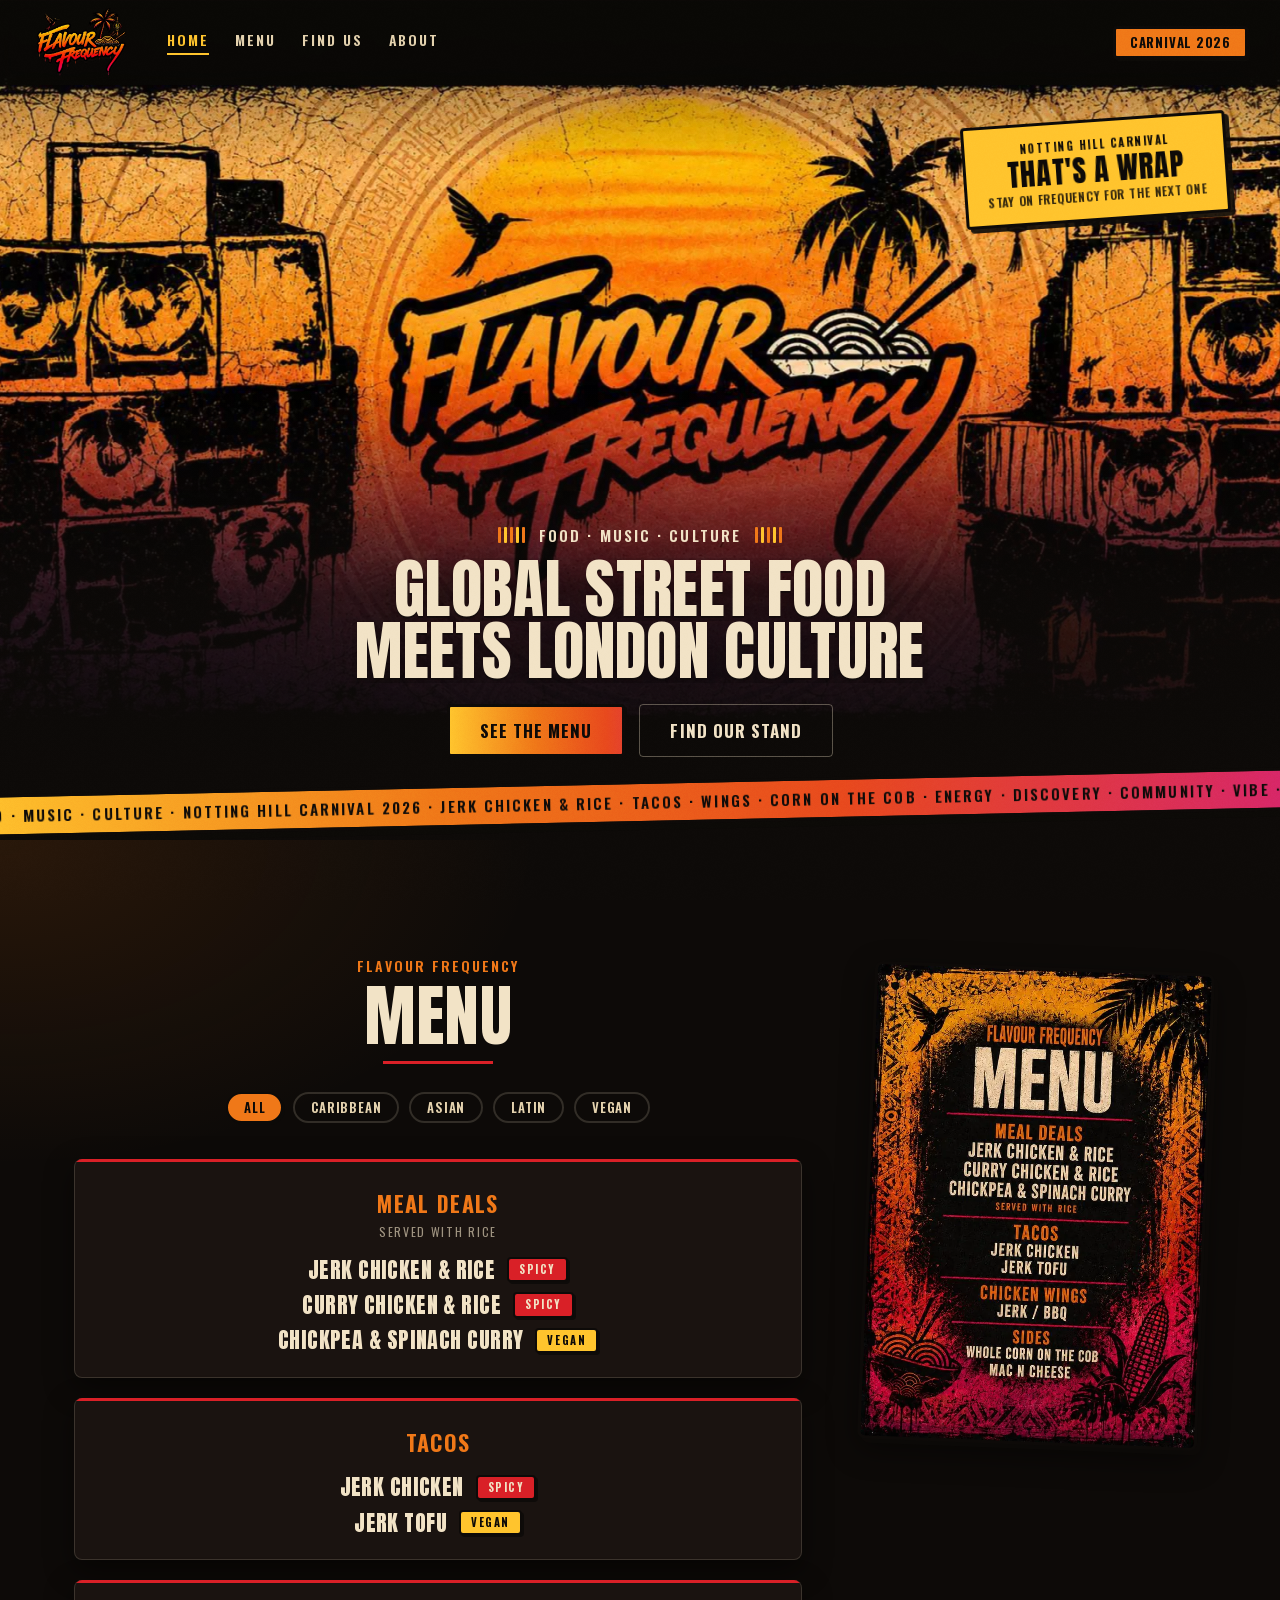
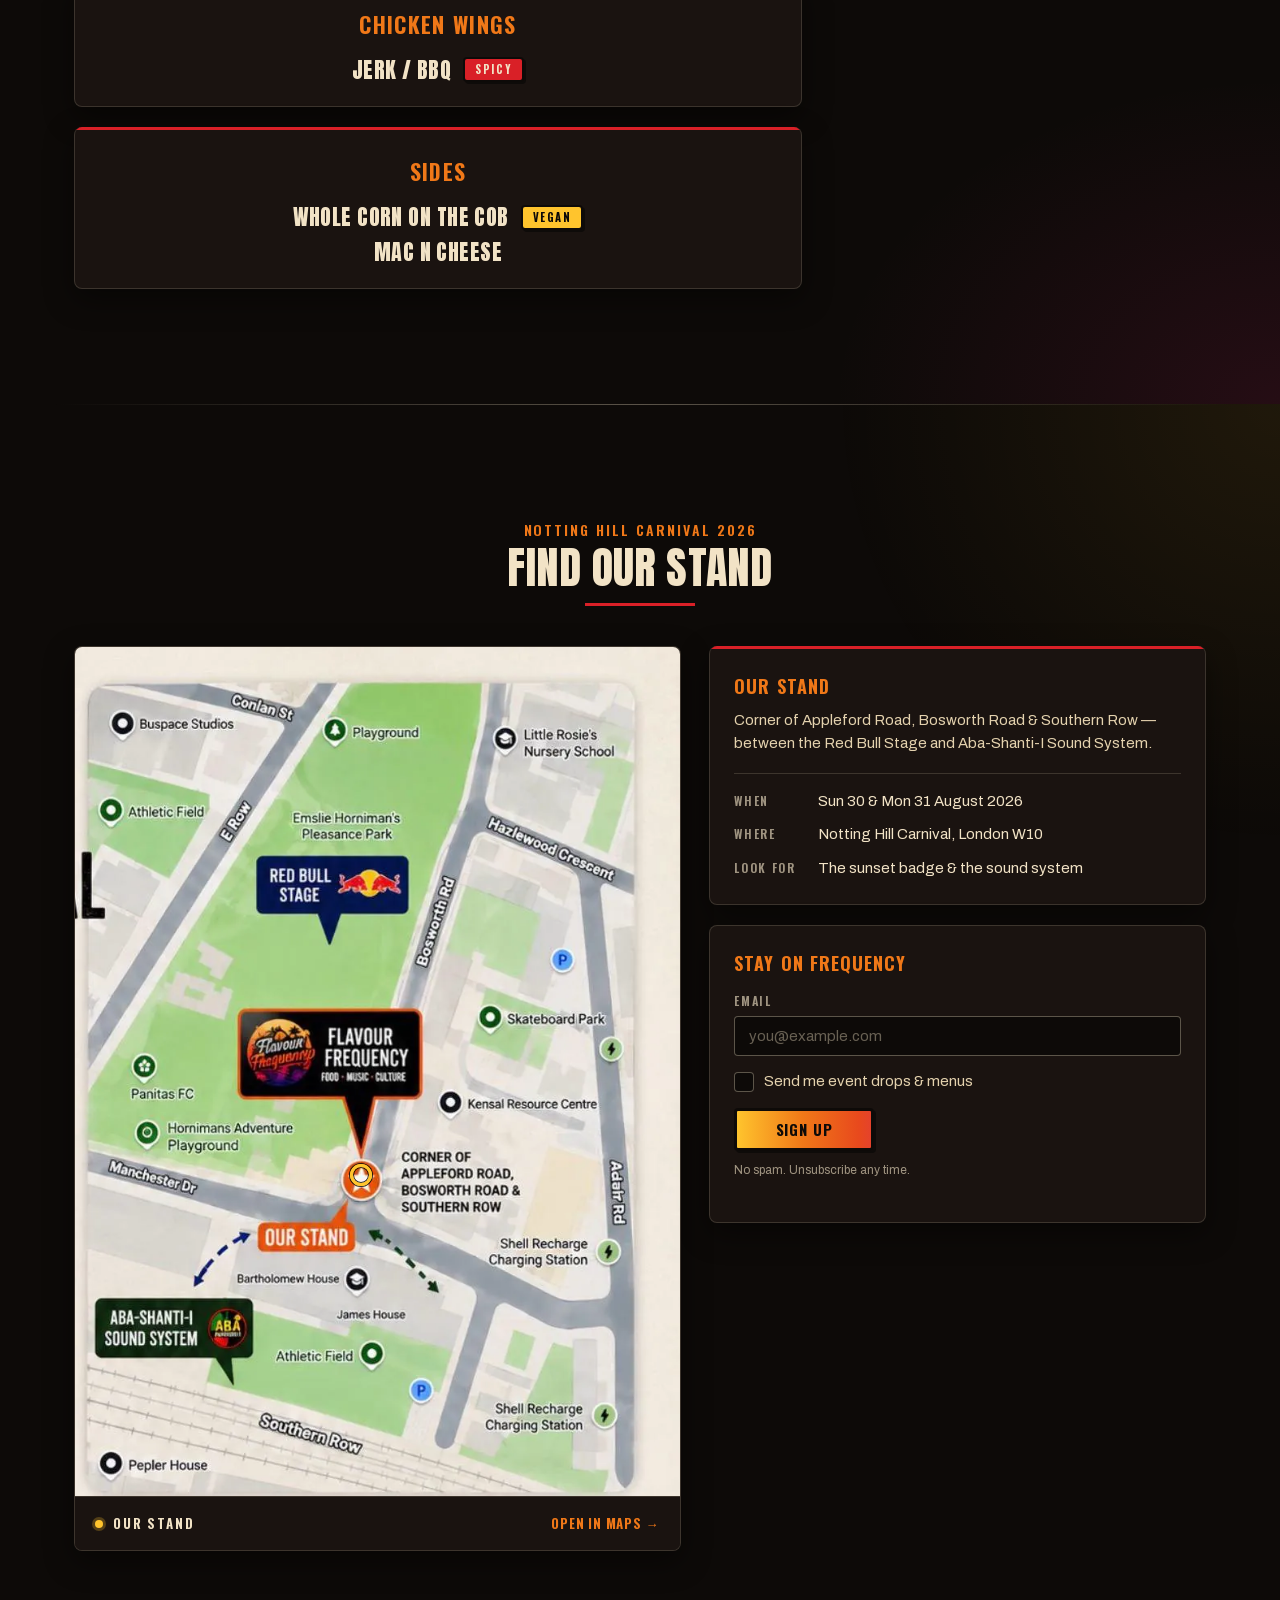
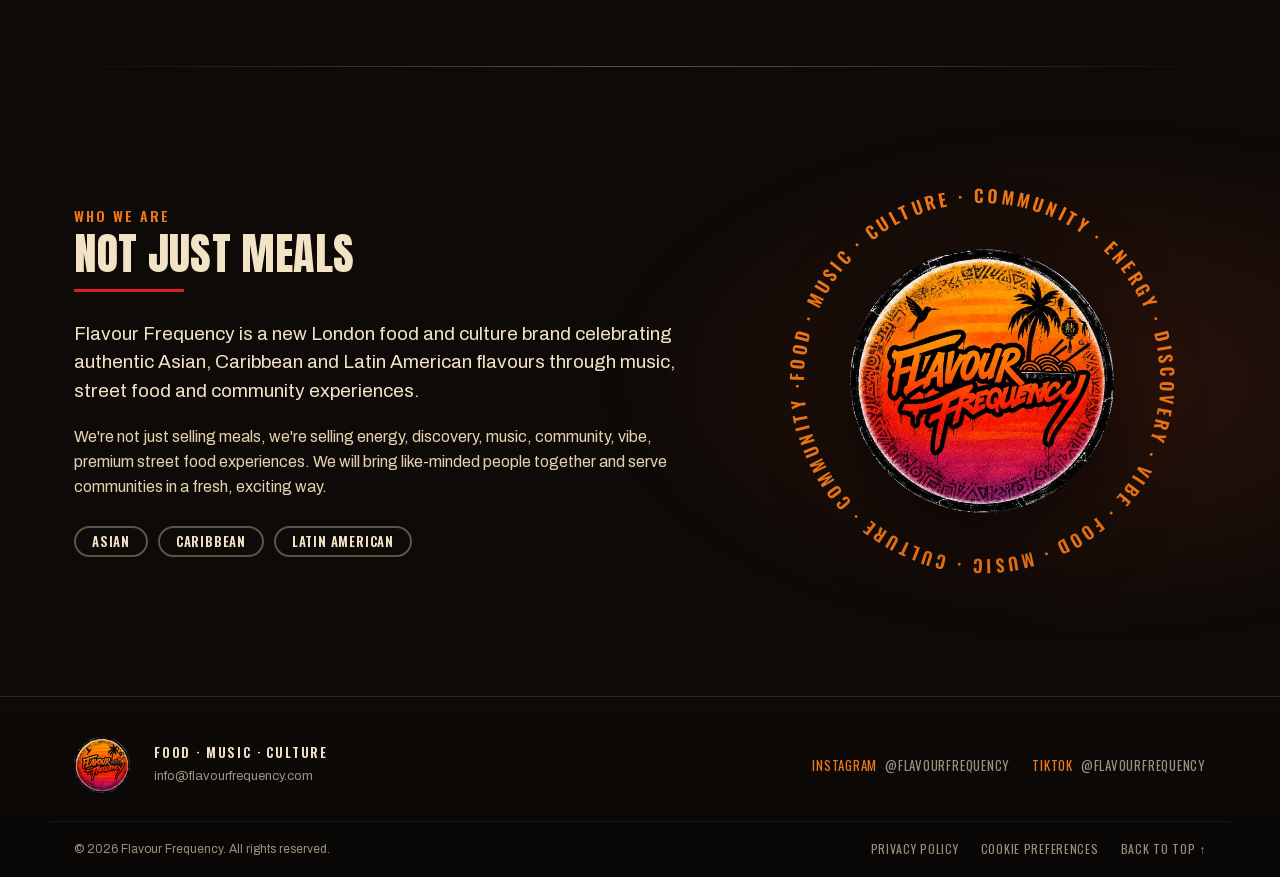
<file: index.html>
<!DOCTYPE html>
<html lang="en-GB">
<head>
  <meta charset="utf-8">
  <meta name="viewport" content="width=device-width, initial-scale=1, viewport-fit=cover">

  <!-- Google Tag Manager -->
  <script>(function(w,d,s,l,i){w[l]=w[l]||[];w[l].push({'gtm.start':
  new Date().getTime(),event:'gtm.js'});var f=d.getElementsByTagName(s)[0],
  j=d.createElement(s),dl=l!='dataLayer'?'&l='+l:'';j.async=true;j.src=
  'https://www.googletagmanager.com/gtm.js?id='+i+dl;f.parentNode.insertBefore(j,f);
  })(window,document,'script','dataLayer','GTM-NWVR6VDZ');</script>
  <!-- End Google Tag Manager -->
  <title>Flavour Frequency — Global street food meets London culture</title>
  <meta name="description" content="Flavour Frequency is a London food and culture brand celebrating authentic Asian, Caribbean and Latin American flavours through music, street food and community experiences. Launching at Notting Hill Carnival 2026.">
  <meta name="theme-color" content="#0D0A08">
  <meta name="color-scheme" content="dark">
  <link rel="canonical" href="https://flavourfrequency.com/">

  <!-- Social cards -->
  <meta property="og:type" content="website">
  <meta property="og:site_name" content="Flavour Frequency">
  <meta property="og:title" content="Flavour Frequency — Food · Music · Culture">
  <meta property="og:description" content="Global street food meets London culture. Find our stand at Notting Hill Carnival 2026 — corner of Appleford Road, Bosworth Road &amp; Southern Row.">
  <meta property="og:url" content="https://flavourfrequency.com/">
  <meta property="og:image" content="https://flavourfrequency.com/assets/og-image.jpg">
  <meta property="og:image:width" content="1200">
  <meta property="og:image:height" content="630">
  <meta property="og:image:alt" content="Flavour Frequency wordmark over a sunset with sound-system speaker stacks">
  <meta property="og:locale" content="en_GB">
  <meta name="twitter:card" content="summary_large_image">
  <meta name="twitter:title" content="Flavour Frequency — Food · Music · Culture">
  <meta name="twitter:description" content="Global street food meets London culture. Launching at Notting Hill Carnival 2026.">
  <meta name="twitter:image" content="https://flavourfrequency.com/assets/og-image.jpg">

  <!-- Icons -->
  <link rel="icon" href="assets/favicon.ico" sizes="48x48">
  <link rel="icon" href="assets/favicon-32.png" type="image/png" sizes="32x32">
  <link rel="icon" href="assets/icon-192.png" type="image/png" sizes="192x192">
  <link rel="apple-touch-icon" href="assets/apple-touch-icon.png">
  <link rel="manifest" href="site.webmanifest">

  <!-- Performance: fonts + hero image first -->
  <link rel="preload" href="fonts/anton-latin.woff2" as="font" type="font/woff2" crossorigin>
  <link rel="preload" href="fonts/oswald-latin.woff2" as="font" type="font/woff2" crossorigin>
  <link rel="preload" as="image" type="image/avif" imagesrcset="assets/banner-720.avif 720w, assets/banner-1100.avif 1100w, assets/banner-1600.avif 1600w" imagesizes="100vw">
  <link rel="stylesheet" href="styles.css">

  <script type="application/ld+json">
  {
    "@context": "https://schema.org",
    "@graph": [
      {
        "@type": "Organization",
        "@id": "https://flavourfrequency.com/#org",
        "name": "Flavour Frequency",
        "url": "https://flavourfrequency.com/",
        "logo": "https://flavourfrequency.com/assets/badge-512.png",
        "email": "info@flavourfrequency.com",
        "description": "A London food and culture brand celebrating authentic Asian, Caribbean and Latin American flavours through music, street food and community experiences.",
        "sameAs": ["https://www.instagram.com/flavourfrequency", "https://www.tiktok.com/@flavourfrequency"]
      },
      {
        "@type": "FoodEvent",
        "name": "Flavour Frequency at Notting Hill Carnival 2026",
        "startDate": "2026-08-30",
        "endDate": "2026-08-31",
        "eventStatus": "https://schema.org/EventScheduled",
        "eventAttendanceMode": "https://schema.org/OfflineEventAttendanceMode",
        "organizer": { "@id": "https://flavourfrequency.com/#org" },
        "location": {
          "@type": "Place",
          "name": "Flavour Frequency stand",
          "address": { "@type": "PostalAddress", "streetAddress": "Corner of Appleford Road, Bosworth Road & Southern Row", "addressLocality": "London", "postalCode": "W10", "addressCountry": "GB" }
        },
        "image": "https://flavourfrequency.com/assets/og-image.jpg",
        "url": "https://flavourfrequency.com/#find-us"
      }
    ]
  }
  </script>
</head>
<body>
  <!-- Google Tag Manager (noscript) -->
  <noscript><iframe src="https://www.googletagmanager.com/ns.html?id=GTM-NWVR6VDZ"
  height="0" width="0" style="display:none;visibility:hidden" title="Google Tag Manager"></iframe></noscript>
  <!-- End Google Tag Manager (noscript) -->
  <a class="skip-link" href="#main">Skip to content</a>
  <div class="grain" aria-hidden="true"></div>

  <!-- ============ NAV ============ -->
  <header class="nav" id="top">
    <div class="nav__inner">
      <a class="nav__logo" href="#top" aria-label="Flavour Frequency — home">
        <picture>
          <source type="image/webp" srcset="assets/wordmark-360.webp">
          <img src="assets/wordmark-360.png" alt="Flavour Frequency" width="360" height="247" decoding="async">
        </picture>
      </a>

      <nav class="nav__links" aria-label="Primary">
        <a href="#top" data-spy="top" aria-current="page">Home</a>
        <a href="#menu" data-spy="menu">Menu</a>
        <a href="#find-us" data-spy="find-us">Find us</a>
        <a href="#about" data-spy="about">About</a>
      </nav>

      <a class="btn btn--primary btn--sm nav__cta" href="#find-us">Carnival 2026</a>

      <button class="nav__burger" type="button" aria-expanded="false" aria-controls="mobile-menu" aria-label="Open menu">
        <span></span><span></span><span></span>
      </button>
    </div>

    <div class="nav__mobile" id="mobile-menu" hidden>
      <a href="#top">Home</a>
      <a href="#menu">Menu</a>
      <a href="#find-us">Find us</a>
      <a href="#about">About</a>
      <a class="btn btn--primary btn--md" href="#find-us">Carnival 2026</a>
    </div>
  </header>

  <main id="main">
    <!-- ============ HERO ============ -->
    <section class="hero" aria-labelledby="hero-title">
      <picture class="hero__media">
        <source type="image/avif" srcset="assets/banner-720.avif 720w, assets/banner-1100.avif 1100w, assets/banner-1600.avif 1600w" sizes="100vw">
        <source type="image/webp" srcset="assets/banner-720.webp 720w, assets/banner-1100.webp 1100w, assets/banner-1600.webp 1600w" sizes="100vw">
        <img src="assets/banner-1600.jpg" srcset="assets/banner-720.jpg 720w, assets/banner-1100.jpg 1100w, assets/banner-1600.jpg 1600w" sizes="100vw" alt="" width="1600" height="914" fetchpriority="high" decoding="async">
      </picture>
      <div class="hero__fade" aria-hidden="true"></div>

      <div class="hero__content">
        <picture class="hero__wordmark">
          <!-- desktop never shows this, so hand it a 1x1 placeholder instead of the 96 KB image -->
          <source media="(min-width: 821px)" srcset="[data-uri]">
          <source type="image/webp" srcset="assets/wordmark-800.webp">
          <img src="assets/wordmark-800.png" alt="" width="800" height="549" decoding="async">
        </picture>

        <p class="hero__kicker kicker">
          <span class="eq" aria-hidden="true"><i></i><i></i><i></i><i></i><i></i></span>
          <span>Food · Music · Culture</span>
          <span class="eq eq--mirror" aria-hidden="true"><i></i><i></i><i></i><i></i><i></i></span>
        </p>

        <h1 class="hero__title display" id="hero-title">
          <span class="line"><span>Global street food</span></span>
          <span class="line"><span>meets London culture</span></span>
        </h1>

        <div class="hero__actions">
          <a class="btn btn--hot btn--lg" href="#menu">See the menu</a>
          <a class="btn btn--secondary btn--lg" href="#find-us">Find our stand</a>
        </div>
      </div>

      <a class="sticker hero__sticker" href="#find-us" id="countdown">
        <span class="sticker__kicker">Notting Hill Carnival</span>
        <span class="sticker__big" data-countdown-big>30–31 Aug</span>
        <span class="sticker__sub" data-countdown-sub>Sun 30 · Mon 31 August 2026</span>
      </a>
    </section>

    <!-- ============ TICKER ============ -->
    <div class="ticker-wrap" aria-hidden="true">
    <div class="ticker">
      <div class="ticker__track">
        <span class="ticker__group">Food · Music · Culture · Notting Hill Carnival 2026 · Jerk chicken &amp; rice · Tacos · Wings · Corn on the cob · Energy · Discovery · Community · Vibe · </span><span class="ticker__group">Food · Music · Culture · Notting Hill Carnival 2026 · Jerk chicken &amp; rice · Tacos · Wings · Corn on the cob · Energy · Discovery · Community · Vibe · </span>
      </div>
    </div>
    </div>

    <!-- ============ MENU ============ -->
    <section class="section menu" id="menu" aria-labelledby="menu-title">
      <div class="container menu__grid">
        <div class="menu__main">
          <header class="section-header" data-reveal>
            <p class="kicker">Flavour Frequency</p>
            <h2 class="display display--lg" id="menu-title">Menu</h2>
            <span class="rule" aria-hidden="true"></span>
          </header>

          <div class="filters" role="group" aria-label="Filter the menu" data-reveal>
            <button class="tag" type="button" data-filter="all" aria-pressed="true">All</button>
            <button class="tag" type="button" data-filter="caribbean" aria-pressed="false">Caribbean</button>
            <button class="tag" type="button" data-filter="asian" aria-pressed="false">Asian</button>
            <button class="tag" type="button" data-filter="latin" aria-pressed="false">Latin</button>
            <button class="tag" type="button" data-filter="vegan" aria-pressed="false">Vegan</button>
          </div>

          <div class="menu__cards" id="menu-cards" aria-live="polite">
            <article class="card card--rule menu-card" data-reveal>
              <h3 class="menu-card__title">Meal deals</h3>
              <p class="menu-card__note">Served with rice</p>
              <ul class="menu-list">
                <li class="menu-item" data-tags="caribbean spicy"><span class="menu-item__name">Jerk chicken &amp; rice</span><span class="badge badge--red">Spicy</span></li>
                <li class="menu-item" data-tags="caribbean spicy"><span class="menu-item__name">Curry chicken &amp; rice</span><span class="badge badge--red">Spicy</span></li>
                <li class="menu-item" data-tags="asian vegan"><span class="menu-item__name">Chickpea &amp; spinach curry</span><span class="badge badge--yellow">Vegan</span></li>
              </ul>
            </article>

            <article class="card card--rule menu-card" data-reveal>
              <h3 class="menu-card__title">Tacos</h3>
              <ul class="menu-list">
                <li class="menu-item" data-tags="latin spicy"><span class="menu-item__name">Jerk chicken</span><span class="badge badge--red">Spicy</span></li>
                <li class="menu-item" data-tags="latin vegan"><span class="menu-item__name">Jerk tofu</span><span class="badge badge--yellow">Vegan</span></li>
              </ul>
            </article>

            <article class="card card--rule menu-card" data-reveal>
              <h3 class="menu-card__title">Chicken wings</h3>
              <ul class="menu-list">
                <li class="menu-item" data-tags="caribbean spicy"><span class="menu-item__name">Jerk / BBQ</span><span class="badge badge--red">Spicy</span></li>
              </ul>
            </article>

            <article class="card card--rule menu-card" data-reveal>
              <h3 class="menu-card__title">Sides</h3>
              <ul class="menu-list">
                <li class="menu-item" data-tags="latin vegan"><span class="menu-item__name">Whole corn on the cob</span><span class="badge badge--yellow">Vegan</span></li>
                <li class="menu-item" data-tags="caribbean"><span class="menu-item__name">Mac n cheese</span></li>
              </ul>
            </article>

            <p class="menu__empty" hidden>Nothing on that frequency yet — try another filter.</p>
          </div>
        </div>

        <aside class="menu__poster" data-reveal>
          <button class="poster" type="button" aria-haspopup="dialog" aria-controls="poster-dialog" aria-label="View the Carnival menu poster full size">
            <picture>
              <source type="image/webp" srcset="assets/menu-poster-640.webp">
              <img src="assets/menu-poster-640.jpg" alt="" width="640" height="905" loading="lazy" decoding="async">
            </picture>
            <span class="poster__hint">Tap to view the Carnival poster</span>
          </button>
        </aside>
      </div>
    </section>

    <!-- ============ FIND US ============ -->
    <section class="section find" id="find-us" aria-labelledby="find-title">
      <div class="container">
        <header class="section-header" data-reveal>
          <p class="kicker">Notting Hill Carnival 2026</p>
          <h2 class="display display--md" id="find-title">Find our stand</h2>
          <span class="rule" aria-hidden="true"></span>
        </header>

        <div class="find__grid">
          <div class="card card--flush map-card" data-reveal>
            <div class="map">
              <picture>
                <source type="image/webp" srcset="assets/carnival-map.webp">
                <img src="assets/carnival-map.jpg" alt="Map of the Notting Hill Carnival route showing the Flavour Frequency stand at the corner of Appleford Road, Bosworth Road and Southern Row, between the Red Bull Stage and Aba-Shanti-I Sound System." width="745" height="1045" loading="lazy" decoding="async">
              </picture>
              <span class="map__pin" aria-hidden="true"><span></span></span>
            </div>
            <div class="map-card__footer">
              <span class="map-card__label">Our stand</span>
              <a class="btn btn--ghost btn--sm" href="https://www.google.com/maps/search/?api=1&amp;query=Appleford+Road+%26+Bosworth+Road%2C+London+W10" target="_blank" rel="noopener">Open in Maps →</a>
            </div>
          </div>

          <div class="find__side">
            <article class="card card--rule" data-reveal>
              <h3 class="card__title">Our stand</h3>
              <p class="card__lead">Corner of Appleford Road, Bosworth Road &amp; Southern Row — between the Red Bull Stage and Aba-Shanti-I Sound System.</p>
              <dl class="facts">
                <div><dt>When</dt><dd>Sun 30 &amp; Mon 31 August 2026</dd></div>
                <div><dt>Where</dt><dd>Notting Hill Carnival, London W10</dd></div>
                <div><dt>Look for</dt><dd>The sunset badge &amp; the sound system</dd></div>
              </dl>
            </article>

            <article class="card signup" data-reveal>
              <h3 class="card__title">Stay on frequency</h3>
              <form class="signup__form" id="signup" action="/api/subscribe" method="post" novalidate>
                <label class="field">
                  <span class="field__label">Email</span>
                  <input class="field__input" type="email" name="email" placeholder="you@example.com" autocomplete="email" inputmode="email" required>
                </label>
                <label class="field hp" aria-hidden="true" tabindex="-1">
                  <span>Leave this empty</span>
                  <input type="text" name="frequency_check" tabindex="-1" autocomplete="off">
                </label>
                <label class="check">
                  <input type="checkbox" name="updates" value="yes">
                  <span class="check__box" aria-hidden="true">
                    <svg viewBox="0 0 12 12" width="12" height="12"><path d="M2 6.5L5 9.5L10 3" fill="none" stroke="currentColor" stroke-width="2.5" stroke-linecap="round"/></svg>
                  </span>
                  <span>Send me event drops &amp; menus</span>
                </label>
                <button class="btn btn--hot btn--md signup__submit" type="submit">
                  <span class="signup__submit-label">Sign up</span>
                </button>
                <p class="signup__note">No spam. Unsubscribe any time.</p>
                <p class="signup__status" role="status" aria-live="polite"></p>
              </form>

              <div class="signup__done" hidden>
                <svg class="signup__tick" viewBox="0 0 52 52" width="52" height="52" aria-hidden="true">
                  <circle cx="26" cy="26" r="24" fill="none" stroke="currentColor" stroke-width="3"/>
                  <path d="M15 27l8 8 15-17" fill="none" stroke="currentColor" stroke-width="3.5" stroke-linecap="round" stroke-linejoin="round"/>
                </svg>
                <p class="signup__done-title">You're locked in.</p>
                <p class="signup__done-sub">See you at Carnival.</p>
              </div>
            </article>
          </div>
        </div>
      </div>
    </section>

    <!-- ============ ABOUT ============ -->
    <section class="section about" id="about" aria-labelledby="about-title">
      <div class="container about__grid">
        <div class="about__copy">
          <header class="section-header section-header--left" data-reveal>
            <p class="kicker">Who we are</p>
            <h2 class="display display--md" id="about-title">Not just meals</h2>
            <span class="rule" aria-hidden="true"></span>
          </header>
          <p class="about__lead" data-reveal>Flavour Frequency is a new London food and culture brand celebrating authentic Asian, Caribbean and Latin American flavours through music, street food and community experiences.</p>
          <p data-reveal>We're not just selling meals, we're selling energy, discovery, music, community, vibe, premium street food experiences. We will bring like-minded people together and serve communities in a fresh, exciting way.</p>
          <ul class="about__tags" data-reveal aria-label="Cuisines">
            <li class="tag tag--static">Asian</li>
            <li class="tag tag--static">Caribbean</li>
            <li class="tag tag--static">Latin American</li>
          </ul>
        </div>

        <div class="about__badge" data-reveal aria-hidden="true">
          <svg class="about__ring" viewBox="0 0 400 400">
            <defs><path id="ring-path" d="M200,200 m-178,0 a178,178 0 1,1 356,0 a178,178 0 1,1 -356,0"/></defs>
            <text><textPath href="#ring-path" textLength="1118" lengthAdjust="spacing">Food · Music · Culture · Community · Energy · Discovery · Vibe · Food · Music · Culture · Community · </textPath></text>
          </svg>
          <picture>
            <source type="image/webp" srcset="assets/badge-512.webp">
            <img src="assets/badge-512.png" alt="" width="512" height="512" loading="lazy" decoding="async">
          </picture>
        </div>
      </div>
    </section>
  </main>

  <!-- ============ FOOTER ============ -->
  <footer class="footer">
    <div class="container footer__inner">
      <picture class="footer__badge">
        <source type="image/webp" srcset="assets/badge-192.webp">
        <img src="assets/badge-192.png" alt="" width="192" height="192" loading="lazy" decoding="async">
      </picture>
      <div class="footer__brand">
        <p class="footer__tag">Food · Music · Culture</p>
        <a class="footer__mail" href="mailto:info@flavourfrequency.com">info@flavourfrequency.com</a>
      </div>
      <nav class="footer__social" aria-label="Social">
        <a href="https://www.instagram.com/flavourfrequency" target="_blank" rel="noopener">Instagram <span>@flavourfrequency</span></a>
        <a href="https://www.tiktok.com/@flavourfrequency" target="_blank" rel="noopener">TikTok <span>@flavourfrequency</span></a>
      </nav>
    </div>
    <div class="container footer__legal">
      <span>© <span data-year>2026</span> Flavour Frequency. All rights reserved.</span>
      <nav class="footer__links" aria-label="Legal">
        <a href="/privacy">Privacy policy</a>
        <button type="button" class="footer__cookie" data-gt-cookie-widget-show="true">Cookie preferences</button>
        <a href="#top" class="footer__top">Back to top ↑</a>
      </nav>
    </div>
  </footer>

  <!-- ============ POSTER LIGHTBOX ============ -->
  <dialog class="lightbox" id="poster-dialog" aria-label="Carnival menu poster">
    <button class="lightbox__close" type="button" aria-label="Close">×</button>
    <picture>
      <source type="image/webp" srcset="assets/menu-poster-1055.webp">
      <img src="assets/menu-poster-1055.jpg" alt="Flavour Frequency Carnival menu poster: Meal deals — jerk chicken and rice, curry chicken and rice, chickpea and spinach curry, served with rice. Tacos — jerk chicken, jerk tofu. Chicken wings — jerk or BBQ. Sides — whole corn on the cob, mac n cheese." width="1055" height="1491" loading="lazy" decoding="async">
    </picture>
  </dialog>

  <script src="main.js" defer></script>
</body>
</html>
</file>
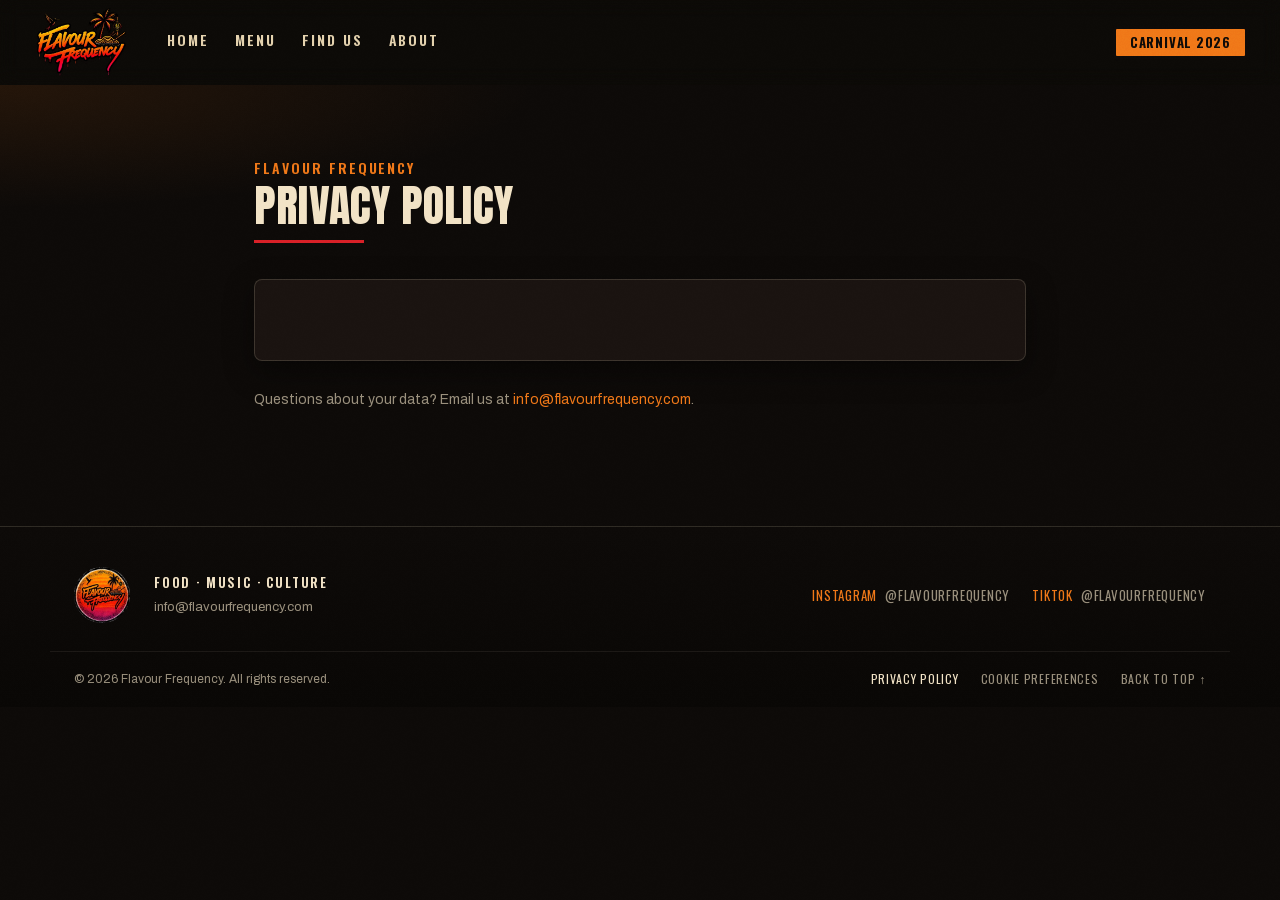
<file: privacy.html>
<!DOCTYPE html>
<html lang="en-GB">
<head>
  <meta charset="utf-8">
  <meta name="viewport" content="width=device-width, initial-scale=1, viewport-fit=cover">

  <!-- Google Tag Manager -->
  <script>(function(w,d,s,l,i){w[l]=w[l]||[];w[l].push({'gtm.start':
  new Date().getTime(),event:'gtm.js'});var f=d.getElementsByTagName(s)[0],
  j=d.createElement(s),dl=l!='dataLayer'?'&l='+l:'';j.async=true;j.src=
  'https://www.googletagmanager.com/gtm.js?id='+i+dl;f.parentNode.insertBefore(j,f);
  })(window,document,'script','dataLayer','GTM-NWVR6VDZ');</script>
  <!-- End Google Tag Manager -->

  <title>Privacy policy — Flavour Frequency</title>
  <meta name="description" content="How Flavour Frequency collects, uses and protects your personal information.">
  <meta name="theme-color" content="#0D0A08">
  <meta name="color-scheme" content="dark">
  <link rel="canonical" href="https://flavourfrequency.com/privacy">

  <meta property="og:type" content="website">
  <meta property="og:site_name" content="Flavour Frequency">
  <meta property="og:title" content="Privacy policy — Flavour Frequency">
  <meta property="og:description" content="How Flavour Frequency collects, uses and protects your personal information.">
  <meta property="og:url" content="https://flavourfrequency.com/privacy">
  <meta property="og:image" content="https://flavourfrequency.com/assets/og-image.jpg">
  <meta property="og:locale" content="en_GB">
  <meta name="twitter:card" content="summary_large_image">
  <meta name="twitter:image" content="https://flavourfrequency.com/assets/og-image.jpg">

  <link rel="icon" href="assets/favicon.ico" sizes="48x48">
  <link rel="icon" href="assets/favicon-32.png" type="image/png" sizes="32x32">
  <link rel="icon" href="assets/icon-192.png" type="image/png" sizes="192x192">
  <link rel="apple-touch-icon" href="assets/apple-touch-icon.png">
  <link rel="manifest" href="site.webmanifest">

  <link rel="preload" href="fonts/anton-latin.woff2" as="font" type="font/woff2" crossorigin>
  <link rel="preload" href="fonts/oswald-latin.woff2" as="font" type="font/woff2" crossorigin>
  <link rel="stylesheet" href="styles.css">
</head>
<body>
  <!-- Google Tag Manager (noscript) -->
  <noscript><iframe src="https://www.googletagmanager.com/ns.html?id=GTM-NWVR6VDZ"
  height="0" width="0" style="display:none;visibility:hidden" title="Google Tag Manager"></iframe></noscript>
  <!-- End Google Tag Manager (noscript) -->

  <a class="skip-link" href="#main">Skip to content</a>
  <div class="grain" aria-hidden="true"></div>

  <!-- ============ NAV ============ -->
  <header class="nav is-scrolled" id="top">
    <div class="nav__inner">
      <a class="nav__logo" href="/" aria-label="Flavour Frequency — home">
        <picture>
          <source type="image/webp" srcset="assets/wordmark-360.webp">
          <img src="assets/wordmark-360.png" alt="Flavour Frequency" width="360" height="247" decoding="async">
        </picture>
      </a>

      <nav class="nav__links" aria-label="Primary">
        <a href="/">Home</a>
        <a href="/#menu">Menu</a>
        <a href="/#find-us">Find us</a>
        <a href="/#about">About</a>
      </nav>

      <a class="btn btn--primary btn--sm nav__cta" href="/#find-us">Carnival 2026</a>

      <button class="nav__burger" type="button" aria-expanded="false" aria-controls="mobile-menu" aria-label="Open menu">
        <span></span><span></span><span></span>
      </button>
    </div>

    <div class="nav__mobile" id="mobile-menu" hidden>
      <a href="/">Home</a>
      <a href="/#menu">Menu</a>
      <a href="/#find-us">Find us</a>
      <a href="/#about">About</a>
      <a class="btn btn--primary btn--md" href="/#find-us">Carnival 2026</a>
    </div>
  </header>

  <main id="main">
    <section class="section legal">
      <div class="container legal__container">
        <header class="section-header section-header--left">
          <p class="kicker">Flavour Frequency</p>
          <h1 class="display display--md">Privacy policy</h1>
          <span class="rule" aria-hidden="true"></span>
        </header>

        <div class="legal__body">
          <div class="getterms-document-embed" data-getterms="oK14B" data-getterms-document="privacy" data-getterms-lang="en-au" data-getterms-mode="direct" data-getterms-env="https://gettermscdn.com" ></div>
          <noscript>
            <p>Our privacy policy needs JavaScript to display. You can request a copy any time at
            <a href="mailto:info@flavourfrequency.com">info@flavourfrequency.com</a>.</p>
          </noscript>
        </div>

        <p class="legal__contact">
          Questions about your data? Email us at
          <a href="mailto:info@flavourfrequency.com">info@flavourfrequency.com</a>.
        </p>
      </div>
    </section>
  </main>

  <!-- ============ FOOTER ============ -->
  <footer class="footer">
    <div class="container footer__inner">
      <picture class="footer__badge">
        <source type="image/webp" srcset="assets/badge-192.webp">
        <img src="assets/badge-192.png" alt="" width="192" height="192" loading="lazy" decoding="async">
      </picture>
      <div class="footer__brand">
        <p class="footer__tag">Food · Music · Culture</p>
        <a class="footer__mail" href="mailto:info@flavourfrequency.com">info@flavourfrequency.com</a>
      </div>
      <nav class="footer__social" aria-label="Social">
        <a href="https://www.instagram.com/flavourfrequency" target="_blank" rel="noopener">Instagram <span>@flavourfrequency</span></a>
        <a href="https://www.tiktok.com/@flavourfrequency" target="_blank" rel="noopener">TikTok <span>@flavourfrequency</span></a>
      </nav>
    </div>
    <div class="container footer__legal">
      <span>© <span data-year>2026</span> Flavour Frequency. All rights reserved.</span>
      <nav class="footer__links" aria-label="Legal">
        <a href="/privacy" aria-current="page">Privacy policy</a>
        <button type="button" class="footer__cookie" data-gt-cookie-widget-show="true">Cookie preferences</button>
        <a href="#top" class="footer__top">Back to top ↑</a>
      </nav>
    </div>
  </footer>

  <script type="text/javascript">(function(d, s, id) { var js, ref = d.getElementsByTagName(s)[0]; if (d.getElementById(id))
  return; js = d.createElement(s); js.id = id; js.src = "https://gettermscdn.com/dist/js/embed.js"; ref.parentNode.insertBefore(js, ref); })
  (document, "script", "getterms-embed-js");</script>
  <script src="main.js" defer></script>
</body>
</html>
</file>
<file: styles.css>
/* ==========================================================================
   Flavour Frequency — landing page
   Tokens ported from the Flavour Frequency Design System (tokens/*.css).
   ========================================================================== */

/* ---------- Fonts (self-hosted, SIL OFL) ---------- */
@font-face { font-family: "Anton"; font-style: normal; font-weight: 400; font-display: swap; src: url("fonts/anton-latin.woff2") format("woff2"); }
@font-face { font-family: "Oswald"; font-style: normal; font-weight: 400 700; font-display: swap; src: url("fonts/oswald-latin.woff2") format("woff2"); }
@font-face { font-family: "Archivo"; font-style: normal; font-weight: 400 700; font-display: swap; src: url("fonts/archivo-latin.woff2") format("woff2"); }

/* ---------- Tokens ---------- */
:root {
  /* Base palette — sampled from logo/banner/menu artwork */
  --ff-yellow: #FFC42D; --ff-amber: #F79E1B; --ff-orange: #F07818; --ff-flame: #E8491D;
  --ff-red: #D92027; --ff-magenta: #C4245C; --ff-pink: #D6246E; --ff-purple: #6E2A62;
  --ff-ink: #0D0A08; --ff-ink-2: #1A1310; --ff-ink-3: #2A1E16;
  --ff-cream: #F2E3C6; --ff-cream-2: #E4D2AE; --ff-white: #FFF8EC;
  /* Gradients — the sunset is the brand's core surface */
  --grad-sunset: linear-gradient(180deg, #FFC42D 0%, #F07818 30%, #E8491D 55%, #D6246E 80%, #6E2A62 100%);
  --grad-sunset-h: linear-gradient(90deg, #FFC42D 0%, #F07818 35%, #E8491D 65%, #D6246E 100%);
  --grad-heat: linear-gradient(135deg, #F79E1B 0%, #E8491D 60%, #C4245C 100%);
  --grad-ink-fade: linear-gradient(180deg, rgba(13,10,8,0) 0%, rgba(13,10,8,.85) 70%, #0D0A08 100%);
  /* Semantic aliases */
  --surface-page: var(--ff-ink); --surface-card: var(--ff-ink-2); --surface-raised: var(--ff-ink-3);
  --text-display: var(--ff-cream); --text-body: var(--ff-cream-2); --text-muted: rgba(242,227,198,.62);
  --text-on-accent: var(--ff-ink); --text-accent: var(--ff-orange); --text-hot: var(--ff-yellow);
  --accent-primary: var(--ff-orange); --accent-hot: var(--ff-yellow); --accent-deep: var(--ff-red);
  --border-subtle: rgba(242,227,198,.16); --border-strong: rgba(242,227,198,.34); --rule-hot: var(--ff-red);
  --focus-ring: 0 0 0 2px var(--ff-ink), 0 0 0 4px var(--ff-yellow);
  /* Type */
  --font-display: "Anton", Impact, "Arial Narrow Bold", sans-serif;
  --font-condensed: "Oswald", Impact, "Arial Narrow", sans-serif;
  --font-body: "Archivo", system-ui, sans-serif;
  --text-xs: 12px; --text-sm: 14px; --text-md: 16px; --text-lg: 19px;
  --display-sm: 28px; --display-md: 44px; --display-lg: 68px; --display-xl: 104px;
  --track-caps: .06em; --track-wide: .14em;
  --leading-tight: .95; --leading-heading: 1.1; --leading-body: 1.55;
  /* Layout */
  --sp-1: 4px; --sp-2: 8px; --sp-3: 12px; --sp-4: 16px; --sp-5: 24px; --sp-6: 32px; --sp-7: 48px; --sp-8: 64px; --sp-9: 96px;
  --radius-sm: 4px; --radius-md: 8px; --radius-lg: 14px; --radius-pill: 999px;
  --shadow-poster: 4px 4px 0 rgba(13,10,8,.9); --shadow-poster-sm: 2px 2px 0 rgba(13,10,8,.9);
  --shadow-poster-lg: 7px 7px 0 rgba(13,10,8,.9);
  --shadow-glow: 0 0 24px rgba(240,120,24,.35); --shadow-card: 0 10px 30px rgba(0,0,0,.45);
  /* Motion — fast and snappy; fades and small translates, no bounces */
  --ease-out: cubic-bezier(.2,.9,.3,1); --dur-fast: 120ms; --dur-med: 220ms; --dur-reveal: 620ms;
  --nav-h: 84px;
  --container: 1180px;
}

/* ---------- Base ---------- */
*, *::before, *::after { box-sizing: border-box; }
html { scroll-behavior: smooth; scroll-padding-top: calc(var(--nav-h) + 8px); -webkit-text-size-adjust: 100%; }
body {
  margin: 0; background: var(--surface-page); color: var(--text-body);
  font-family: var(--font-body); font-size: var(--text-md); line-height: var(--leading-body);
  -webkit-font-smoothing: antialiased; -moz-osx-font-smoothing: grayscale;
  overflow-x: clip; min-height: 100dvh;
}
[hidden] { display: none !important; }
img, picture, svg { display: block; max-width: 100%; }
img { height: auto; }
a { color: var(--text-accent); text-decoration: none; transition: color var(--dur-fast); }
a:hover { color: var(--accent-hot); }
button { font: inherit; color: inherit; }
p { margin: 0; }
h1, h2, h3 { margin: 0; font-weight: 400; }
ul { margin: 0; padding: 0; list-style: none; }
::selection { background: var(--ff-orange); color: var(--ff-ink); }
:focus-visible { outline: 2px solid var(--ff-yellow); outline-offset: 3px; border-radius: 2px; }
.btn:focus-visible, .tag:focus-visible, .field__input:focus-visible { outline: none; box-shadow: var(--focus-ring); }

.container { width: 100%; max-width: var(--container); margin-inline: auto; padding-inline: var(--sp-5); }
.section { position: relative; padding-block: clamp(72px, 9vw, 120px); }

.skip-link { position: absolute; left: 16px; top: -100px; z-index: 100; padding: 10px 16px; background: var(--ff-yellow); color: var(--ff-ink); font: 700 14px var(--font-condensed); letter-spacing: var(--track-caps); text-transform: uppercase; border: 3px solid var(--ff-ink); box-shadow: var(--shadow-poster); }
.skip-link:focus { top: 16px; color: var(--ff-ink); }

/* Grain — the brand is grainy and distressed; a tile of noise at low opacity over everything */
.grain { position: fixed; inset: 0; z-index: 60; pointer-events: none; background: url("assets/grain.png") repeat; opacity: .075; mix-blend-mode: overlay; }

/* ---------- Type primitives ---------- */
.kicker { font-family: var(--font-condensed); font-weight: 600; font-size: 14px; letter-spacing: var(--track-wide); text-transform: uppercase; color: var(--text-accent); }
.display { font-family: var(--font-display); font-weight: 400; line-height: var(--leading-tight); text-transform: uppercase; color: var(--text-display); letter-spacing: .005em; }
.display--lg { font-size: clamp(52px, 7vw, var(--display-lg)); }
.display--md { font-size: clamp(36px, 5vw, var(--display-md)); }
.rule { display: block; width: 110px; height: 3px; background: var(--rule-hot); margin: 14px auto 0; }

.section-header { text-align: center; }
.section-header .kicker { margin-bottom: 6px; }
.section-header--left { text-align: left; }
.section-header--left .rule { margin-inline: 0; }

/* ---------- Button (components/core/Button) ---------- */
.btn {
  display: inline-flex; align-items: center; justify-content: center; gap: 8px;
  font-family: var(--font-condensed); font-weight: 700; text-transform: uppercase; letter-spacing: var(--track-caps); line-height: 1;
  border: 3px solid var(--ff-ink); border-radius: var(--radius-sm); cursor: pointer; text-decoration: none; white-space: nowrap;
  box-shadow: var(--shadow-poster-sm);
  transition: transform var(--dur-fast) var(--ease-out), box-shadow var(--dur-fast) var(--ease-out), background var(--dur-fast), color var(--dur-fast), border-color var(--dur-fast), filter var(--dur-fast);
}
.btn--sm { padding: 7px 14px; font-size: 13px; }
.btn--md { padding: 11px 22px; font-size: 15px; }
.btn--lg { padding: 15px 30px; font-size: 17px; }
.btn--primary { background: var(--accent-primary); color: var(--text-on-accent); }
.btn--primary:hover { background: var(--accent-hot); color: var(--text-on-accent); }
.btn--hot { background: var(--grad-sunset-h); background-size: 140% 100%; background-position: 0 0; color: var(--text-on-accent); }
.btn--hot:hover { filter: brightness(1.1); background-position: 100% 0; color: var(--text-on-accent); }
.btn--primary:hover, .btn--hot:hover { transform: translate(-1px, -1px); box-shadow: var(--shadow-poster); }
.btn--primary:active, .btn--hot:active { transform: translate(2px, 2px); box-shadow: 0 0 0 rgba(0,0,0,0); filter: none; }
.btn--secondary { background: transparent; color: var(--text-display); border: 1px solid var(--border-strong); box-shadow: none; padding-block: 17px; }
.btn--secondary.btn--md { padding-block: 13px; }
.btn--secondary:hover { border-color: var(--ff-cream); color: var(--ff-cream); background: rgba(242,227,198,.06); }
.btn--secondary:active { transform: translateY(1px); }
.btn--ghost { background: transparent; color: var(--text-accent); border: 1px solid transparent; box-shadow: none; padding-inline: 8px; }
.btn--ghost:hover { color: var(--accent-hot); }
.btn[disabled], .btn[aria-busy="true"] { cursor: not-allowed; opacity: .6; transform: none; }

/* ---------- Card / Badge / Tag (components/core) ---------- */
.card { position: relative; background: var(--surface-card); border: 1px solid var(--border-subtle); border-radius: var(--radius-md); box-shadow: var(--shadow-card); overflow: hidden; padding: var(--sp-5); }
.card--rule { border-top: 0; }
.card--rule::before { content: ""; position: absolute; left: 0; right: 0; top: 0; height: 3px; background: var(--rule-hot); }
.card--rule { padding-top: calc(var(--sp-5) + 3px); }
.card--flush { padding: 0; }
.card__title { font-family: var(--font-condensed); font-weight: 700; font-size: 18px; letter-spacing: var(--track-caps); text-transform: uppercase; color: var(--text-accent); }
.card__lead { margin-top: 8px; font-size: 15px; color: var(--text-body); }

.badge { display: inline-block; font-family: var(--font-condensed); font-weight: 700; font-size: 11px; line-height: 1.2; letter-spacing: var(--track-wide); text-transform: uppercase; padding: 4px 10px; border-radius: var(--radius-sm); border: 2px solid var(--ff-ink); box-shadow: var(--shadow-poster-sm); background: var(--accent-primary); color: var(--text-on-accent); }
.badge--yellow { background: var(--accent-hot); color: var(--text-on-accent); }
.badge--red { background: var(--accent-deep); color: var(--ff-cream); }

.tag { font-family: var(--font-condensed); font-weight: 600; font-size: 13px; line-height: 1; letter-spacing: var(--track-caps); text-transform: uppercase; padding: 7px 16px; border-radius: var(--radius-pill); cursor: pointer; background: transparent; color: var(--text-body); border: 2px solid var(--border-subtle); transition: background var(--dur-fast), color var(--dur-fast), border-color var(--dur-fast), transform var(--dur-fast) var(--ease-out); }
.tag:hover { color: var(--ff-cream); border-color: var(--border-strong); }
.tag[aria-pressed="true"] { background: var(--accent-primary); color: var(--text-on-accent); border-color: var(--ff-ink); box-shadow: var(--shadow-poster-sm); }
.tag:active { transform: translateY(1px); }
.tag--static { cursor: default; border-color: var(--border-strong); color: var(--ff-cream); }
.tag--static:hover { border-color: var(--border-strong); }

/* ---------- Forms (components/forms) ---------- */
.field { display: block; }
.field__label { display: block; font-family: var(--font-condensed); font-weight: 600; font-size: 12px; letter-spacing: var(--track-wide); text-transform: uppercase; color: var(--text-muted); margin-bottom: 6px; }
.field__input { width: 100%; background: var(--ff-ink); color: var(--ff-cream); border: 1px solid var(--border-strong); border-radius: var(--radius-sm); padding: 11px 14px; font-family: var(--font-body); font-size: 15px; outline: none; transition: border-color var(--dur-fast), box-shadow var(--dur-fast); }
.field__input::placeholder { color: rgba(242,227,198,.4); }
.field__input:focus { border-color: var(--accent-hot); box-shadow: var(--shadow-glow); }
.field__input[aria-invalid="true"] { border-color: var(--ff-red); }
.hp { position: absolute !important; left: -9999px; width: 1px; height: 1px; overflow: hidden; opacity: 0; }

.check { display: inline-flex; align-items: center; gap: 10px; cursor: pointer; font-family: var(--font-body); font-size: 15px; color: var(--text-body); position: relative; }
.check input { position: absolute; inset: 0; width: 20px; height: 20px; margin: 0; opacity: 0; cursor: pointer; }
.check__box { width: 20px; height: 20px; flex: none; border-radius: 4px; background: var(--ff-ink); border: 1px solid var(--border-strong); display: grid; place-items: center; color: var(--ff-ink); transition: background var(--dur-fast), border-color var(--dur-fast), transform var(--dur-fast) var(--ease-out); }
.check__box svg { opacity: 0; transform: scale(.6); transition: opacity var(--dur-fast), transform var(--dur-fast) var(--ease-out); }
.check input:checked + .check__box { background: var(--accent-primary); border: 2px solid var(--ff-ink); }
.check input:checked + .check__box svg { opacity: 1; transform: scale(1); }
.check input:focus-visible + .check__box { box-shadow: var(--focus-ring); }

/* ==========================================================================
   NAV
   ========================================================================== */
.nav { position: sticky; top: 0; z-index: 50; width: 100%; background: rgba(13,10,8,.6); -webkit-backdrop-filter: blur(10px); backdrop-filter: blur(10px); border-bottom: 1px solid transparent; transition: background var(--dur-med), border-color var(--dur-med); animation: nav-in .7s var(--ease-out) both; }
.nav.is-scrolled { background: rgba(13,10,8,.92); border-bottom-color: var(--border-subtle); }
.nav__inner { display: flex; align-items: center; gap: 28px; height: var(--nav-h); padding-inline: var(--sp-6); max-width: 1360px; margin-inline: auto; }
.nav__logo img { height: 68px; width: auto; transition: transform var(--dur-med) var(--ease-out), filter var(--dur-med); filter: drop-shadow(0 2px 0 rgba(13,10,8,.9)); }
.nav__logo:hover img { transform: scale(1.04) rotate(-1.5deg); }
.nav__links { display: flex; gap: 26px; margin-left: 8px; }
.nav__links a, .nav__mobile a:not(.btn) { position: relative; font-family: var(--font-condensed); font-weight: 600; font-size: 14px; letter-spacing: var(--track-wide); text-transform: uppercase; color: var(--text-body); padding-bottom: 4px; }
.nav__links a::after { content: ""; position: absolute; left: 0; right: 0; bottom: 0; height: 2px; background: var(--accent-hot); transform: scaleX(0); transform-origin: left; transition: transform var(--dur-med) var(--ease-out); }
.nav__links a:hover { color: var(--ff-cream); }
.nav__links a:hover::after { transform: scaleX(1); }
.nav__links a[aria-current="page"] { color: var(--accent-hot); }
.nav__links a[aria-current="page"]::after { transform: scaleX(1); }
.nav__cta { margin-left: auto; }
.nav__burger { display: none; margin-left: auto; width: 44px; height: 44px; padding: 10px; background: transparent; border: 1px solid var(--border-strong); border-radius: var(--radius-sm); cursor: pointer; flex-direction: column; justify-content: center; gap: 5px; }
.nav__burger span { display: block; height: 2px; width: 100%; background: var(--ff-cream); transition: transform var(--dur-med) var(--ease-out), opacity var(--dur-fast); transform-origin: center; }
.nav__burger[aria-expanded="true"] span:nth-child(1) { transform: translateY(7px) rotate(45deg); }
.nav__burger[aria-expanded="true"] span:nth-child(2) { opacity: 0; }
.nav__burger[aria-expanded="true"] span:nth-child(3) { transform: translateY(-7px) rotate(-45deg); }
.nav__mobile { display: none; position: absolute; left: 0; right: 0; top: 100%; flex-direction: column; gap: 18px; padding: 18px var(--sp-5) 26px; border-top: 1px solid var(--border-subtle); border-bottom: 1px solid var(--border-subtle); background: rgba(13,10,8,.96); box-shadow: 0 20px 40px rgba(0,0,0,.5); }
.nav__mobile:not([hidden]) { display: flex; animation: fade-down var(--dur-med) var(--ease-out); }
.nav__mobile .btn { align-self: flex-start; margin-top: 6px; }

/* ==========================================================================
   HERO
   ========================================================================== */
.hero { position: relative; min-height: clamp(600px, 62.5vw, 920px); margin-top: calc(-1 * var(--nav-h)); display: flex; flex-direction: column; align-items: center; justify-content: flex-end; padding: calc(var(--nav-h) + 40px) var(--sp-5) 44px; overflow: hidden; isolation: isolate; }
.hero__media, .hero__media img { position: absolute; inset: 0; width: 100%; height: 100%; }
.hero__media img { object-fit: cover; object-position: center 55%; animation: hero-zoom 2.2s var(--ease-out) both; }
.hero__fade { position: absolute; inset: 0; z-index: 1; background: linear-gradient(180deg, rgba(13,10,8,.55) 0%, rgba(13,10,8,0) 20%, rgba(13,10,8,0) 48%, rgba(13,10,8,.82) 74%, #0D0A08 100%); }
.hero__content { position: relative; z-index: 2; text-align: center; max-width: 960px; }
.hero__wordmark { display: none; }
.hero__kicker { display: inline-flex; align-items: center; justify-content: center; gap: 14px; color: var(--ff-cream); font-size: 15px; animation: rise-fade .7s var(--ease-out) .25s both; }
.hero__title { font-size: clamp(40px, 5vw, 70px); margin: 8px 0 22px; text-shadow: 0 2px 0 rgba(13,10,8,.6), 0 10px 30px rgba(13,10,8,.5); }
.hero__title .line { display: block; overflow: hidden; padding: .02em .05em; margin: -.02em 0; }
.hero__title .line > span { display: inline-block; transform: translateY(112%); animation: line-up .85s var(--ease-out) both; }
.hero__title .line:nth-child(1) > span { animation-delay: .4s; }
.hero__title .line:nth-child(2) > span { animation-delay: .52s; }
.hero__actions { display: flex; gap: 14px; justify-content: center; flex-wrap: wrap; animation: rise-fade .7s var(--ease-out) .85s both; }

/* EQ bars — "frequency" */
.eq { display: inline-flex; align-items: flex-end; gap: 3px; height: 16px; }
.eq--mirror { flex-direction: row-reverse; }
.eq i { display: block; width: 3px; height: 100%; background: var(--ff-orange); border-radius: 1px; transform-origin: bottom; animation: eq 1s var(--ease-out) infinite alternate; }
.eq i:nth-child(1) { animation-duration: .9s; animation-delay: -.2s; }
.eq i:nth-child(2) { animation-duration: 1.15s; animation-delay: -.5s; background: var(--ff-yellow); }
.eq i:nth-child(3) { animation-duration: .8s; animation-delay: -.1s; }
.eq i:nth-child(4) { animation-duration: 1.05s; animation-delay: -.7s; background: var(--ff-yellow); }
.eq i:nth-child(5) { animation-duration: .95s; animation-delay: -.35s; }

/* Sticker — Carnival countdown */
.sticker { display: inline-flex; flex-direction: column; align-items: center; text-align: center; gap: 2px; padding: 14px 20px 12px; background: var(--ff-yellow); color: var(--ff-ink); border: 3px solid var(--ff-ink); border-radius: var(--radius-sm); box-shadow: var(--shadow-poster); text-decoration: none; transition: transform var(--dur-med) var(--ease-out), box-shadow var(--dur-med) var(--ease-out), background var(--dur-fast); }
.sticker:hover { color: var(--ff-ink); background: var(--ff-amber); box-shadow: var(--shadow-poster-lg); }
.sticker__kicker { font-family: var(--font-condensed); font-weight: 700; font-size: 11px; letter-spacing: var(--track-wide); text-transform: uppercase; }
.sticker__big { font-family: var(--font-display); font-size: 30px; line-height: 1; text-transform: uppercase; letter-spacing: .02em; font-variant-numeric: tabular-nums; }
.sticker__sub { font-family: var(--font-condensed); font-weight: 600; font-size: 12px; letter-spacing: var(--track-caps); text-transform: uppercase; font-variant-numeric: tabular-nums; opacity: .85; }
.sticker__sub.is-tick { animation: tick var(--dur-fast) var(--ease-out); }
.hero__sticker { position: absolute; z-index: 3; right: clamp(20px, 4vw, 64px); top: calc(var(--nav-h) + 34px); transform: rotate(-4deg); animation: sticker-in .6s var(--ease-out) 1.1s both; }
.hero__sticker:hover { transform: rotate(-2deg) translateY(-2px); }
.hero__sticker[data-state="live"] { background: var(--ff-orange); }

/* ==========================================================================
   TICKER
   ========================================================================== */
.ticker-wrap { position: relative; z-index: 4; overflow: hidden; margin-top: -40px; padding: 20px 0 16px; }
.ticker { width: 106%; margin-left: -3%; transform: rotate(-1.2deg); background: var(--grad-sunset-h); color: var(--ff-ink); border-block: 3px solid var(--ff-ink); padding: 11px 0; overflow: hidden; box-shadow: 0 6px 0 rgba(13,10,8,.9); }
.ticker__track { display: flex; width: max-content; animation: ticker 32s linear infinite; will-change: transform; }
.ticker__group { font-family: var(--font-condensed); font-weight: 600; font-size: 15px; line-height: 1; letter-spacing: var(--track-wide); text-transform: uppercase; white-space: nowrap; padding-right: .5em; }

/* ==========================================================================
   MENU
   ========================================================================== */
.menu { background: radial-gradient(60% 40% at 0% 0%, rgba(240,120,24,.12), transparent 70%), radial-gradient(50% 40% at 100% 100%, rgba(214,36,110,.12), transparent 70%); }
.menu__grid { display: grid; grid-template-columns: minmax(0, 1fr) 340px; gap: clamp(32px, 5vw, 72px); align-items: start; }
.menu__main { max-width: 760px; width: 100%; justify-self: center; }
.filters { display: flex; gap: 10px; justify-content: center; flex-wrap: wrap; margin: 28px 0 36px; }
.menu__cards { display: grid; gap: 20px; }
.menu-card { text-align: center; transition: transform var(--dur-med) var(--ease-out), box-shadow var(--dur-med) var(--ease-out), border-color var(--dur-med); }
.menu-card:hover { transform: translateY(-2px); border-color: var(--border-strong); box-shadow: var(--shadow-card), 0 0 0 1px rgba(242,227,198,.05); }
.menu-card__title { font-family: var(--font-condensed); font-weight: 700; font-size: 22px; letter-spacing: var(--track-caps); text-transform: uppercase; color: var(--text-accent); }
.menu-card__note { font-family: var(--font-condensed); font-size: 12px; letter-spacing: var(--track-wide); text-transform: uppercase; color: var(--text-muted); margin-top: 2px; }
.menu-list { display: grid; gap: 10px; margin-top: 16px; }
.menu-item { display: flex; align-items: center; justify-content: center; gap: 12px; flex-wrap: wrap; }
.menu-item__name { font-family: var(--font-display); font-size: 22px; line-height: 1.1; text-transform: uppercase; color: var(--ff-cream); letter-spacing: .02em; }
.menu-item.is-hidden, .menu-card.is-hidden { display: none; }
.menu-item.is-in { animation: pop-in .38s var(--ease-out) both; animation-delay: calc(var(--i, 0) * 45ms); }
.menu__empty { text-align: center; color: var(--text-muted); padding: 24px; }

.menu__poster { position: sticky; top: calc(var(--nav-h) + 24px); padding-top: 12px; }
.poster { position: relative; display: block; width: 100%; padding: 0; background: var(--ff-ink); border: 3px solid var(--ff-ink); border-radius: var(--radius-md); overflow: hidden; cursor: zoom-in; transform: rotate(2.2deg); box-shadow: var(--shadow-poster), var(--shadow-card); transition: transform var(--dur-med) var(--ease-out), box-shadow var(--dur-med) var(--ease-out); }
.poster:hover, .poster:focus-visible { transform: rotate(0deg) translateY(-4px); box-shadow: var(--shadow-poster-lg), var(--shadow-card); }
.poster img { width: 100%; transition: transform .6s var(--ease-out); }
.poster:hover img { transform: scale(1.03); }
.poster__hint { position: absolute; left: 0; right: 0; bottom: 0; padding: 40px 14px 14px; background: var(--grad-ink-fade); color: var(--ff-cream); font-family: var(--font-condensed); font-weight: 600; font-size: 12px; letter-spacing: var(--track-wide); text-transform: uppercase; text-align: center; opacity: 0; transform: translateY(6px); transition: opacity var(--dur-med), transform var(--dur-med) var(--ease-out); }
.poster:hover .poster__hint, .poster:focus-visible .poster__hint { opacity: 1; transform: none; }
@media (hover: none) { .poster__hint { opacity: 1; transform: none; } }

/* ==========================================================================
   FIND US
   ========================================================================== */
.find { background: radial-gradient(50% 50% at 100% 0%, rgba(255,196,45,.08), transparent 70%); }
.find::before { content: ""; position: absolute; left: 50%; top: 0; width: min(92%, var(--container)); height: 1px; transform: translateX(-50%); background: linear-gradient(90deg, transparent, var(--border-strong), transparent); }
.find__grid { display: grid; grid-template-columns: 1.1fr .9fr; gap: 28px; margin-top: 40px; align-items: start; }
.find__side { display: grid; gap: 20px; position: sticky; top: calc(var(--nav-h) + 24px); }
.map { position: relative; }
.map img { width: 100%; }
.map__pin { position: absolute; left: 47.3%; top: 62.2%; width: 22px; height: 22px; margin: -11px 0 0 -11px; pointer-events: none; }
.map__pin::before, .map__pin::after { content: ""; position: absolute; inset: 0; border-radius: 50%; border: 3px solid var(--ff-yellow); box-shadow: 0 0 0 1px rgba(13,10,8,.6), inset 0 0 0 1px rgba(13,10,8,.6); animation: pulse 2.4s ease-out infinite; }
.map__pin::after { animation-delay: 1.2s; }
.map-card__footer { display: flex; align-items: center; justify-content: space-between; gap: 12px; padding: 12px 12px 12px 20px; border-top: 1px solid var(--border-subtle); background: var(--ff-ink-2); }
.map-card__label { font-family: var(--font-condensed); font-weight: 700; font-size: 13px; letter-spacing: var(--track-wide); text-transform: uppercase; color: var(--ff-cream); }
.map-card__label::before { content: ""; display: inline-block; width: 8px; height: 8px; border-radius: 50%; background: var(--ff-yellow); margin-right: 10px; vertical-align: 1px; box-shadow: 0 0 0 3px rgba(255,196,45,.25); }
.facts { display: grid; gap: 10px; margin: 18px 0 0; padding-top: 16px; border-top: 1px solid var(--border-subtle); }
.facts div { display: grid; grid-template-columns: 72px 1fr; gap: 12px; align-items: baseline; }
.facts dt { font-family: var(--font-condensed); font-weight: 600; font-size: 12px; letter-spacing: var(--track-wide); text-transform: uppercase; color: var(--text-muted); }
.facts dd { margin: 0; font-size: 15px; color: var(--ff-cream); }

/* Signup */
.signup__form { display: grid; gap: 14px; margin-top: 14px; }
.signup__submit { justify-self: start; min-width: 140px; position: relative; }
.signup__submit[aria-busy="true"] .signup__submit-label { opacity: 0; }
.signup__submit[aria-busy="true"]::after { content: ""; position: absolute; width: 16px; height: 16px; border: 2px solid rgba(13,10,8,.3); border-top-color: var(--ff-ink); border-radius: 50%; animation: spin 1s linear infinite; }
.signup__status { font-size: 13px; color: var(--text-muted); min-height: 1em; }
.signup__status.is-error { color: var(--ff-cream); padding-left: 10px; border-left: 3px solid var(--ff-red); }
.signup__status a { text-decoration: underline; text-underline-offset: 2px; }
.signup__note { font-size: 12px; color: var(--text-muted); margin-top: -4px; }
.signup__status { margin-top: -8px; }
.signup__done { display: grid; justify-items: start; gap: 4px; margin-top: 14px; color: var(--ff-yellow); animation: rise-fade .5s var(--ease-out) both; }
.signup__tick circle { stroke-dasharray: 152; stroke-dashoffset: 152; animation: draw .7s var(--ease-out) .1s forwards; }
.signup__tick path { stroke-dasharray: 36; stroke-dashoffset: 36; animation: draw .45s var(--ease-out) .65s forwards; }
.signup__done-title { margin-top: 10px; font-family: var(--font-display); font-size: 28px; line-height: 1; text-transform: uppercase; color: var(--ff-cream); }
.signup__done-sub { color: var(--text-body); }

/* ==========================================================================
   ABOUT
   ========================================================================== */
.about { background: radial-gradient(55% 60% at 85% 50%, rgba(232,73,29,.14), transparent 70%); overflow: hidden; }
.about::before { content: ""; position: absolute; left: 50%; top: 0; width: min(92%, var(--container)); height: 1px; transform: translateX(-50%); background: linear-gradient(90deg, transparent, var(--border-strong), transparent); }
.about__grid { display: grid; grid-template-columns: minmax(0, 1.15fr) minmax(0, .85fr); gap: clamp(40px, 6vw, 96px); align-items: center; }
.about__copy { display: grid; gap: 20px; max-width: 620px; }
.about__copy .section-header { margin-bottom: 8px; }
.about__lead { font-size: var(--text-lg); color: var(--ff-cream); line-height: 1.5; }
.about__tags { display: flex; gap: 10px; flex-wrap: wrap; margin-top: 6px; }
.about__badge { position: relative; width: min(100%, 400px); aspect-ratio: 1; margin-inline: auto; display: grid; place-items: center; }
.about__badge picture { width: 66%; filter: drop-shadow(0 18px 40px rgba(0,0,0,.55)); transition: transform .6s var(--ease-out); }
.about__badge:hover picture { transform: scale(1.03) rotate(-2deg); }
.about__ring { position: absolute; inset: 0; width: 100%; height: 100%; animation: spin 46s linear infinite; }
.about__ring text { font-family: var(--font-condensed); font-weight: 600; font-size: 17.5px; letter-spacing: .2em; text-transform: uppercase; fill: var(--ff-orange); }

/* ==========================================================================
   FOOTER
   ========================================================================== */
.footer { border-top: 1px solid var(--border-subtle); padding-top: 40px; background: linear-gradient(180deg, var(--ff-ink), #090705); }
.footer__inner { display: flex; align-items: center; gap: 24px; flex-wrap: wrap; }
.footer__badge img { height: 56px; width: 56px; }
.footer__tag { font-family: var(--font-condensed); font-weight: 600; font-size: 13px; letter-spacing: var(--track-wide); text-transform: uppercase; color: var(--ff-cream); }
.footer__mail { display: inline-block; font-size: 13px; color: var(--text-muted); margin-top: 4px; }
.footer__mail:hover { color: var(--accent-hot); }
.footer__social { display: flex; gap: 22px; margin-left: auto; font-family: var(--font-condensed); font-size: 13px; letter-spacing: var(--track-caps); text-transform: uppercase; }
.footer__social span { color: var(--text-muted); margin-left: 4px; }
.footer__social a:hover span { color: inherit; }
.footer__legal { display: flex; justify-content: space-between; gap: 16px; flex-wrap: wrap; margin-top: 28px; padding-block: 18px; border-top: 1px solid rgba(242,227,198,.08); font-size: 12px; color: var(--text-muted); }
.footer__links { display: flex; gap: 22px; flex-wrap: wrap; }
.footer__links a { color: var(--text-muted); font-family: var(--font-condensed); letter-spacing: var(--track-caps); text-transform: uppercase; }
.footer__links a:hover { color: var(--accent-hot); }
.footer__links a[aria-current="page"] { color: var(--ff-cream); }
.footer__cookie { padding: 0; background: none; border: 0; cursor: pointer; font: inherit; font-family: var(--font-condensed); letter-spacing: var(--track-caps); text-transform: uppercase; color: var(--text-muted); transition: color var(--dur-fast); }
.footer__cookie:hover { color: var(--accent-hot); }
.footer__top { color: var(--text-muted); font-family: var(--font-condensed); letter-spacing: var(--track-caps); text-transform: uppercase; }

/* ==========================================================================
   LEGAL PAGES (privacy policy — GetTerms embed)
   ========================================================================== */
.legal { padding-top: clamp(40px, 6vw, 72px); background: radial-gradient(60% 40% at 0% 0%, rgba(240,120,24,.10), transparent 70%); }
.legal__container { max-width: 820px; }
.legal__body { margin-top: 36px; padding: clamp(22px, 3.5vw, 40px); background: var(--surface-card); border: 1px solid var(--border-subtle); border-radius: var(--radius-md); box-shadow: var(--shadow-card); }
.legal__contact { margin-top: 28px; font-size: 14px; color: var(--text-muted); }

/* The embed injects its own markup, so style generically inside the wrapper. */
.legal__body { color: var(--text-body); font-size: 15.5px; line-height: 1.7; overflow-wrap: break-word; }
.legal__body h1, .legal__body h2, .legal__body h3, .legal__body h4 { font-family: var(--font-condensed); font-weight: 700; letter-spacing: var(--track-caps); text-transform: uppercase; color: var(--text-accent); line-height: var(--leading-heading); }
/* The embed repeats the document title as an <h1>; the page header already
   carries it, so hide it to avoid a duplicate heading (and a second H1). */
.legal__body h1 { display: none; }
.legal__body h2 { font-size: 20px; margin: 34px 0 10px; padding-top: 20px; border-top: 1px solid var(--border-subtle); }
.legal__body h2:first-of-type { border-top: 0; padding-top: 0; margin-top: 0; }
.legal__body h3 { font-size: 16px; color: var(--ff-cream); margin: 22px 0 8px; }
.legal__body h4 { font-size: 14px; color: var(--text-muted); margin: 18px 0 6px; }
.legal__body p { margin: 0 0 14px; }
.legal__body a { color: var(--text-accent); text-decoration: underline; text-underline-offset: 2px; }
.legal__body a:hover { color: var(--accent-hot); }
.legal__body strong, .legal__body b { color: var(--ff-cream); font-weight: 700; }
.legal__body ul, .legal__body ol { margin: 0 0 16px; padding-left: 22px; list-style: revert; }
.legal__body li { margin-bottom: 8px; }
.legal__body li::marker { color: var(--accent-primary); }
.legal__body hr { height: 1px; border: 0; background: var(--border-subtle); margin: 26px 0; }
.legal__body table { width: 100%; border-collapse: collapse; margin: 0 0 18px; font-size: 14px; display: block; overflow-x: auto; }
.legal__body th, .legal__body td { padding: 10px 12px; border: 1px solid var(--border-subtle); text-align: left; vertical-align: top; }
.legal__body th { font-family: var(--font-condensed); font-weight: 600; font-size: 12px; letter-spacing: var(--track-wide); text-transform: uppercase; color: var(--text-muted); background: rgba(242,227,198,.04); }
.legal__body code, .legal__body pre { font-family: ui-monospace, SFMono-Regular, Menlo, monospace; font-size: 13px; background: var(--ff-ink); border: 1px solid var(--border-subtle); border-radius: var(--radius-sm); }
.legal__body code { padding: 1px 5px; }
.legal__body pre { padding: 12px 14px; overflow-x: auto; }
.legal__body blockquote { margin: 0 0 16px; padding-left: 16px; border-left: 3px solid var(--rule-hot); color: var(--text-muted); }
.legal__body img { border-radius: var(--radius-sm); }
.legal__body :last-child { margin-bottom: 0; }

/* ==========================================================================
   LIGHTBOX
   ========================================================================== */
.lightbox { border: 0; padding: 0; background: transparent; max-width: min(92vw, 600px); max-height: 92dvh; overflow: visible; }
.lightbox[open] { animation: lb-in .3s var(--ease-out); }
.lightbox::backdrop { background: rgba(13,10,8,.88); -webkit-backdrop-filter: blur(6px); backdrop-filter: blur(6px); }
.lightbox[open]::backdrop { animation: fade .3s ease-out; }
.lightbox img { width: 100%; height: auto; max-height: 88dvh; object-fit: contain; border: 3px solid var(--ff-ink); border-radius: var(--radius-md); box-shadow: var(--shadow-poster-lg), var(--shadow-card); }
.lightbox__close { position: absolute; top: -14px; right: -14px; z-index: 1; width: 44px; height: 44px; border-radius: 50%; background: var(--ff-yellow); color: var(--ff-ink); border: 3px solid var(--ff-ink); box-shadow: var(--shadow-poster-sm); font: 28px/1 var(--font-condensed); cursor: pointer; display: grid; place-items: center; padding-bottom: 3px; transition: transform var(--dur-fast) var(--ease-out), background var(--dur-fast); }
.lightbox__close:hover { background: var(--ff-amber); transform: rotate(90deg); }

/* ==========================================================================
   SCROLL REVEAL
   ========================================================================== */
html.js [data-reveal] { opacity: 0; transform: translateY(20px); transition: opacity var(--dur-reveal) var(--ease-out), transform var(--dur-reveal) var(--ease-out); transition-delay: calc(var(--d, 0) * 80ms); }
html.js [data-reveal].is-visible { opacity: 1; transform: none; }
html.js .menu__poster[data-reveal] { transform: translateY(20px) rotate(2deg); }
html.js .menu__poster[data-reveal].is-visible { transform: none; }

/* ==========================================================================
   KEYFRAMES
   ========================================================================== */
@keyframes nav-in { from { transform: translateY(-100%); } to { transform: none; } }
@keyframes hero-zoom { from { transform: scale(1.08); opacity: .6; } to { transform: none; opacity: 1; } }
@keyframes rise-fade { from { opacity: 0; transform: translateY(16px); } to { opacity: 1; transform: none; } }
@keyframes fade-down { from { opacity: 0; transform: translateY(-8px); } to { opacity: 1; transform: none; } }
@keyframes line-up { to { transform: none; } }
@keyframes sticker-in { from { opacity: 0; transform: rotate(-12deg) scale(.7) translateY(-10px); } to { opacity: 1; transform: rotate(-4deg) scale(1); } }
@keyframes eq { from { transform: scaleY(.18); } to { transform: scaleY(1); } }
@keyframes ticker { to { transform: translateX(-50%); } }
@keyframes pop-in { from { opacity: 0; transform: translateY(8px) scale(.98); } to { opacity: 1; transform: none; } }
@keyframes pulse { 0% { transform: scale(.55); opacity: 1; } 100% { transform: scale(2.6); opacity: 0; } }
@keyframes spin { to { transform: rotate(360deg); } }
@keyframes draw { to { stroke-dashoffset: 0; } }
@keyframes tick { from { transform: translateY(3px); opacity: .4; } to { transform: none; opacity: .85; } }
@keyframes lb-in { from { opacity: 0; transform: scale(.94) translateY(10px); } to { opacity: 1; transform: none; } }
@keyframes fade { from { opacity: 0; } to { opacity: 1; } }

/* ==========================================================================
   RESPONSIVE
   ========================================================================== */
@media (max-width: 1100px) {
  .hero__sticker { right: 20px; top: calc(var(--nav-h) + 20px); }
}
@media (max-width: 960px) {
  :root { --nav-h: 72px; }
  .nav__links, .nav__cta { display: none; }
  .nav__burger { display: flex; }
  .nav__logo img { height: 56px; }
  .menu__grid { grid-template-columns: 1fr; }
  .menu__poster { position: static; max-width: 340px; margin-inline: auto; width: 100%; }
  .find__grid { grid-template-columns: 1fr; }
  .find__side { position: static; }
  .about__grid { grid-template-columns: 1fr; }
  .about__badge { width: min(100%, 320px); order: -1; }
  .about__copy { max-width: none; }
}
@media (max-width: 820px) {
  .hero { min-height: 0; padding-top: calc(var(--nav-h) + 36px); padding-bottom: 64px; justify-content: center; }
  .hero__media img { opacity: .55; object-position: 14% 50%; }
  .hero__fade { background: linear-gradient(180deg, rgba(13,10,8,.7) 0%, rgba(13,10,8,.25) 40%, rgba(13,10,8,.9) 85%, #0D0A08 100%); }
  .hero__wordmark { display: block; width: min(80vw, 420px); margin: 0 auto 22px; filter: drop-shadow(0 6px 24px rgba(0,0,0,.6)); animation: rise-fade .8s var(--ease-out) .1s both; }
  .hero__title { font-size: clamp(32px, 8.8vw, 64px); }
  .hero__sticker { position: static; margin-top: 34px; transform: rotate(-2deg); animation-name: sticker-in-mobile; }
  .hero__sticker:hover { transform: rotate(-1deg) translateY(-2px); }
  .ticker-wrap { margin-top: -30px; padding: 14px 0 12px; }
  .ticker { width: 110%; margin-left: -5%; transform: rotate(-1.8deg); }
  .footer__social { margin-left: 0; flex-direction: column; gap: 10px; }
}
@keyframes sticker-in-mobile { from { opacity: 0; transform: rotate(-8deg) scale(.8); } to { opacity: 1; transform: rotate(-2deg) scale(1); } }
@media (max-width: 560px) {
  .container { padding-inline: 18px; }
  .hero__actions .btn { flex: 1 1 100%; }
  .hero__kicker { font-size: 13px; gap: 10px; }
  .section-header .display--lg { font-size: 56px; }
  .menu-item__name { font-size: 20px; }
  .signup__submit { justify-self: stretch; }
  .facts div { grid-template-columns: 1fr; gap: 2px; }
  .footer__inner { gap: 16px; }
  .lightbox__close { top: -8px; right: -8px; }
}

/* ---------- Reduced motion ---------- */
@media (prefers-reduced-motion: reduce) {
  html { scroll-behavior: auto; }
  *, *::before, *::after { animation-duration: .01ms !important; animation-iteration-count: 1 !important; transition-duration: .01ms !important; animation-delay: 0s !important; transition-delay: 0s !important; }
  .ticker__track { animation: none; }
  .eq i { animation: none; transform: scaleY(.6); }
  .map__pin::before, .map__pin::after { animation: none; transform: scale(1); opacity: .9; }
  .about__ring { animation: none; }
  .hero__media img { animation: none; }
  html.js [data-reveal] { opacity: 1; transform: none; }
}
</file>
